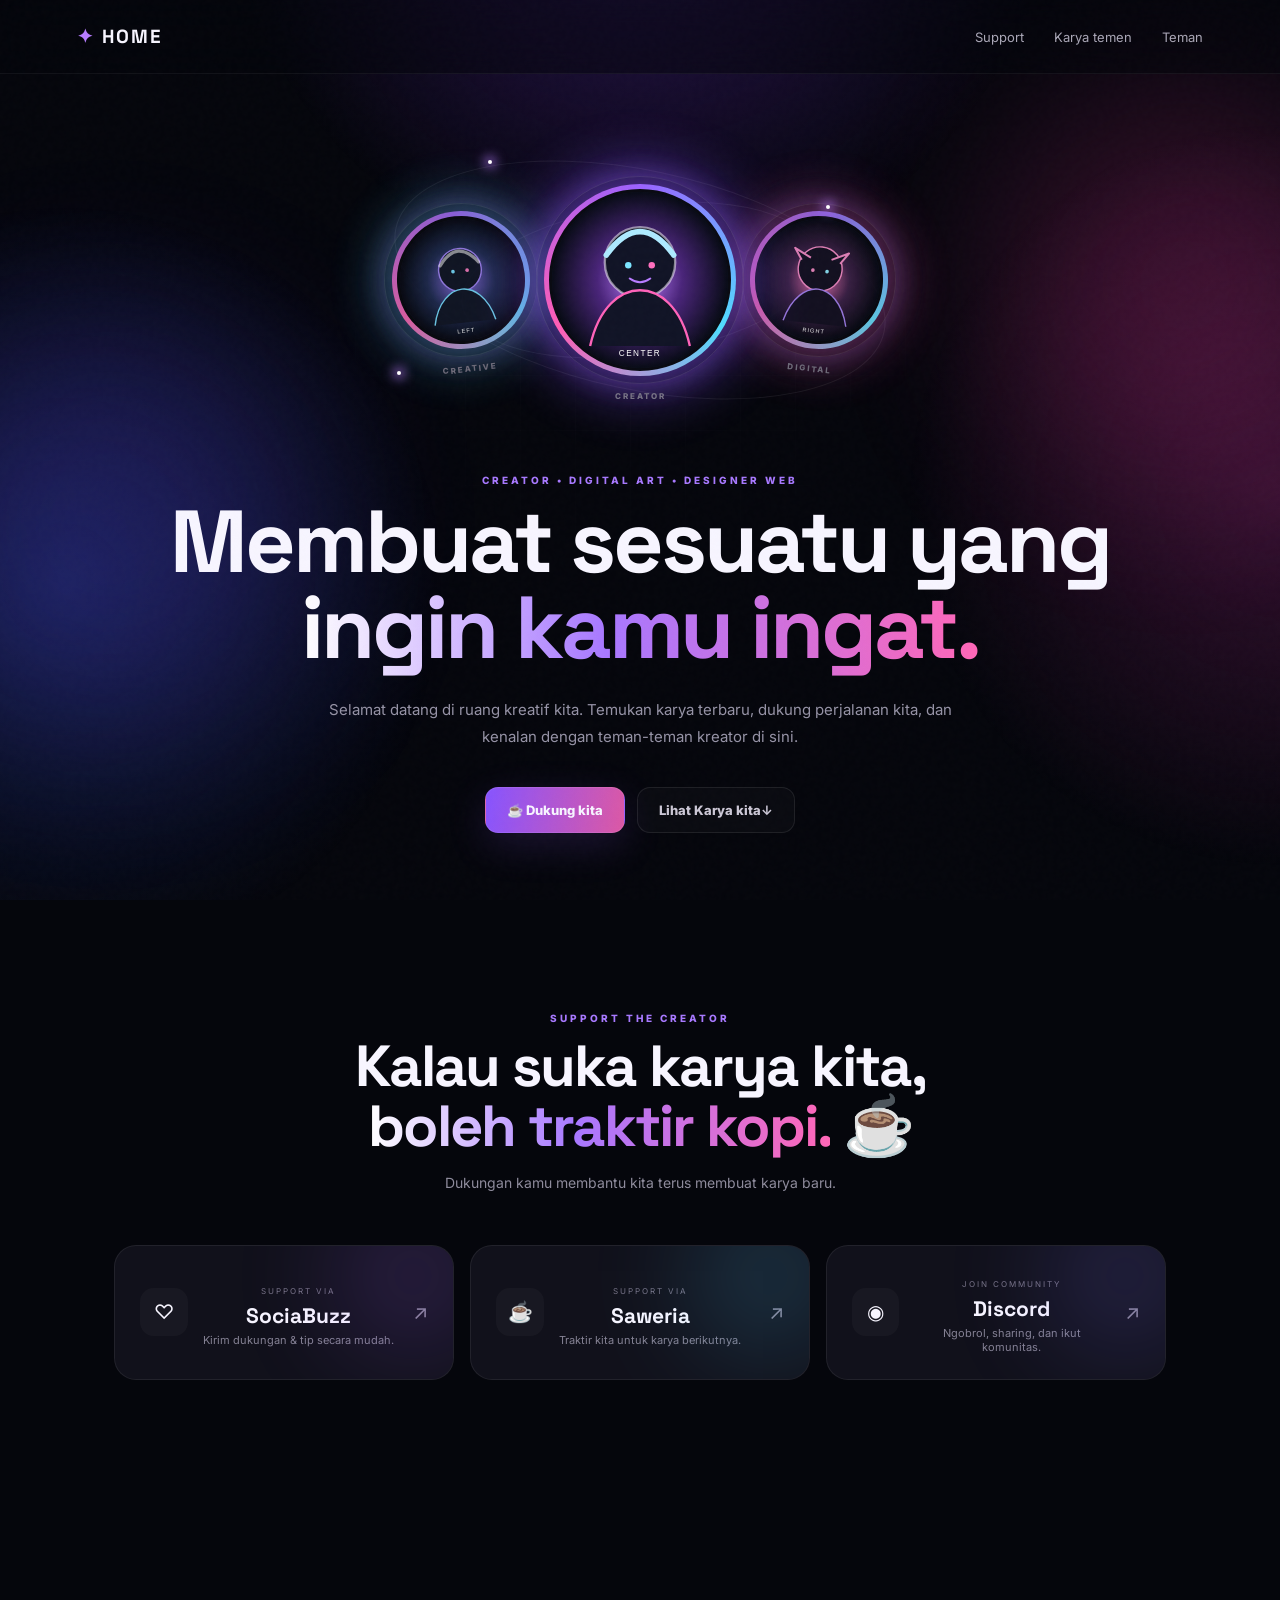
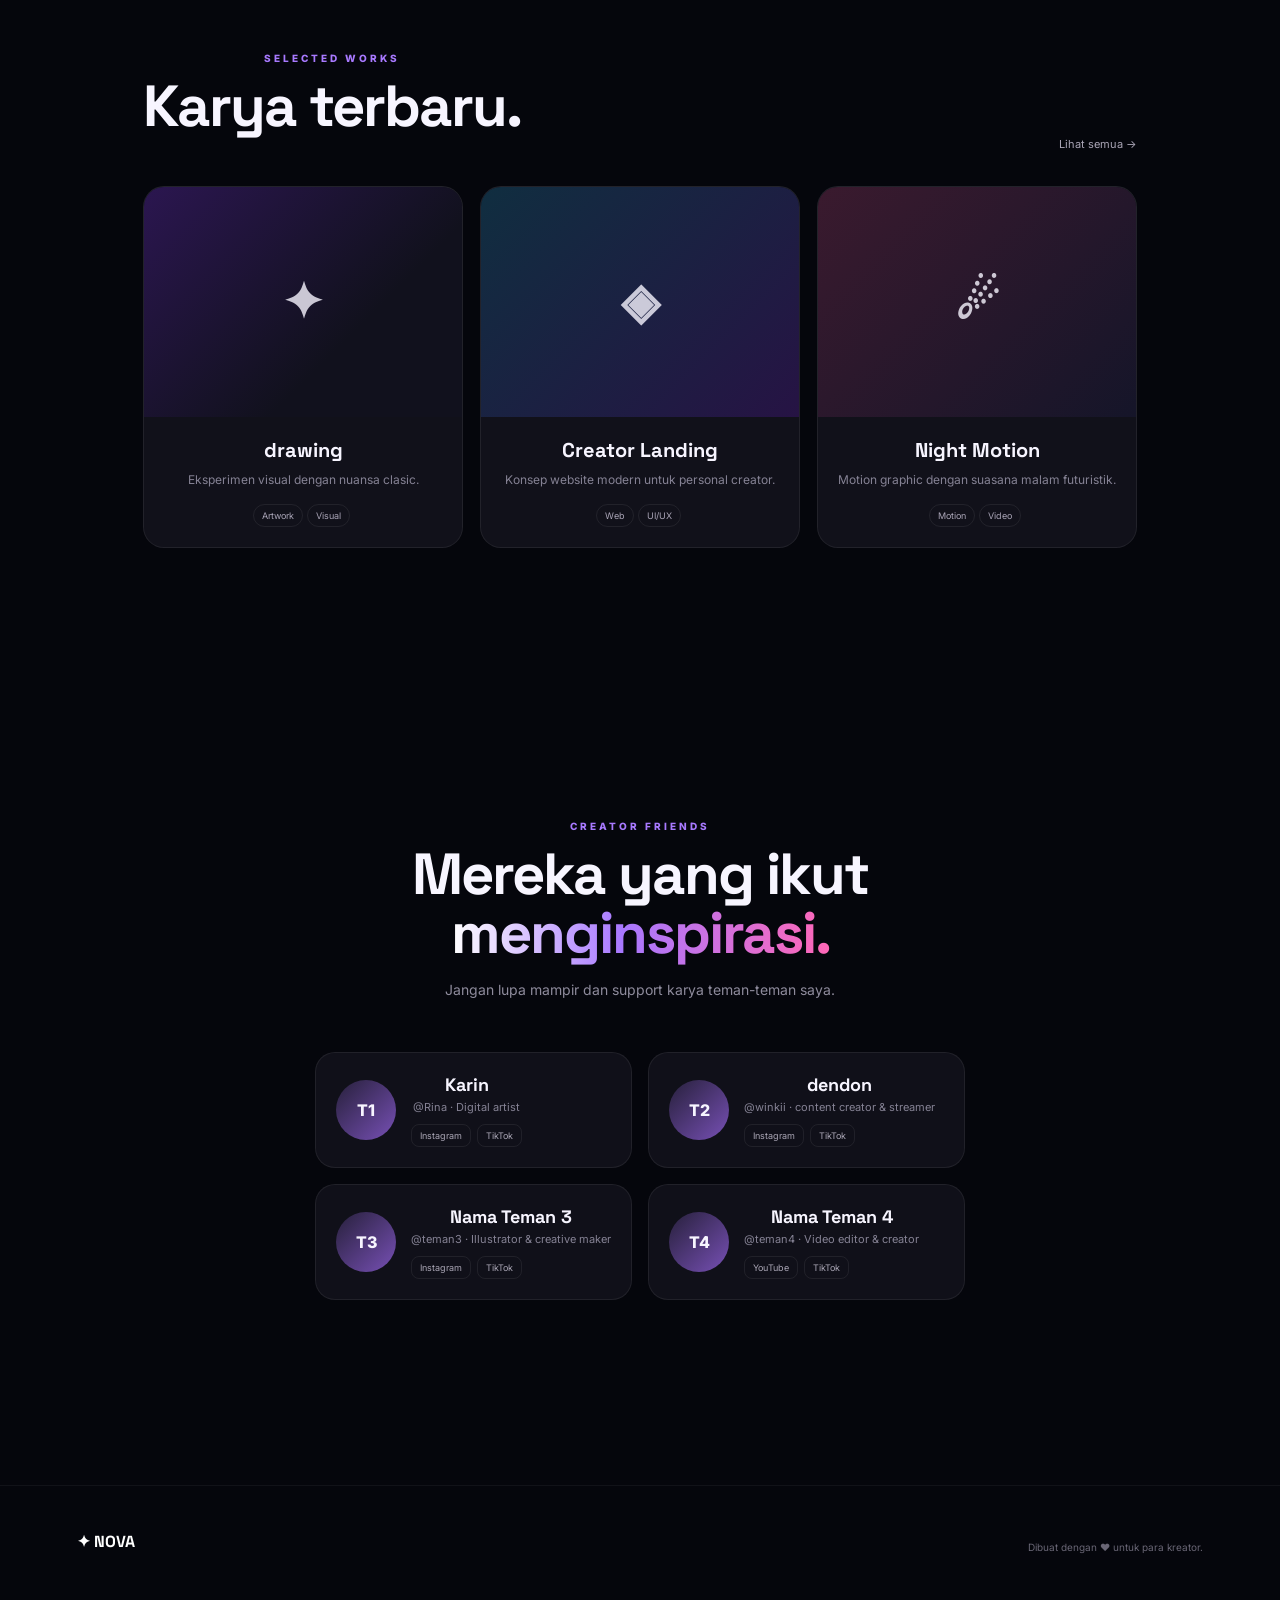
<file: index.html>
<!doctype html>
<html lang="id">
  <head>
    <meta charset="UTF-8" />
    <meta name="viewport" content="width=device-width, initial-scale=1.0" />
    <meta
      name="description"
      content="Premium creator space — karya, support, teman, dan sosial media."
    />
    <title>support kita</title>
    <link rel="preconnect" href="https://fonts.googleapis.com" />
    <link rel="preconnect" href="https://fonts.gstatic.com" crossorigin />
    <link
      href="https://fonts.googleapis.com/css2?family=Inter:wght@400;500;600;700;800&family=Space+Grotesk:wght@500;600;700&display=swap"
      rel="stylesheet"
    />
    <link rel="stylesheet" href="style.css" />
  </head>
  <body>
    <canvas id="particles"></canvas>
    <div class="aurora aurora-a"></div>
    <div class="aurora aurora-b"></div>
    <div class="noise"></div>

    <header class="nav">
      <a href="#home" class="logo"><span>✦</span> HOME</a>
      <nav>
        <a href="#support">Support</a>
        <a href="#works">Karya temen</a>
        <a href="#friends">Teman</a>
      </nav>
    </header>

    <main>
      <section id="home" class="hero reveal">
        <div class="hero-grid-glow"></div>

        <!-- =========================================================
       3 AVATAR PLACEHOLDER
       Ganti file berikut di folder assets/:
       avatar-left.svg
       avatar-center.svg
       avatar-right.svg
       ========================================================= -->
        <div class="avatar-stage" aria-label="Tiga avatar creator">
          <div class="avatar-orbit orbit-one"></div>
          <div class="avatar-orbit orbit-two"></div>
          <div class="avatar-spark spark-1"></div>
          <div class="avatar-spark spark-2"></div>
          <div class="avatar-spark spark-3"></div>

          <div class="avatar-card side-avatar left-avatar">
            <div class="avatar-halo"></div>
            <div class="avatar-ring">
              <img src="assets/avatar-left.svg" alt="Avatar kiri" />
            </div>
            <span class="avatar-label">CREATIVE</span>
          </div>

          <div class="avatar-card main-avatar">
            <div class="avatar-halo"></div>
            <div class="avatar-ring">
              <img src="assets/avatar-center.svg" alt="Avatar utama tengah" />
            </div>
            <span class="avatar-label">CREATOR</span>
          </div>

          <div class="avatar-card side-avatar right-avatar">
            <div class="avatar-halo"></div>
            <div class="avatar-ring">
              <img src="assets/avatar-right.svg" alt="Avatar kanan" />
            </div>
            <span class="avatar-label">DIGITAL</span>
          </div>
        </div>

        <p class="kicker">CREATOR • DIGITAL ART • DESIGNER WEB </p>
        <h1>Membuat sesuatu yang<br /><span>ingin kamu ingat.</span></h1>
        <p class="lead">
          Selamat datang di ruang kreatif kita. Temukan karya terbaru, dukung
          perjalanan kita, dan kenalan dengan teman-teman kreator di sini.
        </p>

        <div class="actions">
          <a class="btn primary" href="#support">☕ Dukung kita</a>
          <a class="btn ghost" href="#works">Lihat Karya kita<b>↓</b></a>
        </div>

      <section id="support" class="section reveal">
        <div class="section-title">
          <p class="kicker">SUPPORT THE CREATOR</p>
          <h2>Kalau suka karya kita,<br /><em>boleh traktir kopi.</em> ☕</h2>
          <p>Dukungan kamu membantu kita terus membuat karya baru.</p>
        </div>
        <div class="support-grid">
          <a
            class="support-card purple"
            href="https://sociabuzz.com/wanzsky/donate"
            target="_blank"
            rel="noopener"
          >
            <div class="support-icon">♡</div>
            <div>
              <small>SUPPORT VIA</small>
              <h3>SociaBuzz</h3>
              <p>Kirim dukungan & tip secara mudah.</p>
            </div>
            <span class="arrow">↗</span>
          </a>
          <a
            class="support-card blue"
            href="https://saweria.co/Wanskyin"
            target="_blank"
            rel="noopener"
          >
            <div class="support-icon">☕</div>
            <div>
              <small>SUPPORT VIA</small>
              <h3>Saweria</h3>
              <p>Traktir kita untuk karya berikutnya.</p>
            </div>
            <span class="arrow">↗</span>
          </a>
          <a
            class="support-card discord"
            href="https://discord.gg/f7mUyxQDPe"
            target="_blank"
            rel="noopener"
          >
            <div class="support-icon">◉</div>
            <div>
              <small>JOIN COMMUNITY</small>
              <h3>Discord</h3>
              <p>Ngobrol, sharing, dan ikut komunitas.</p>
            </div>
            <span class="arrow">↗</span>
          </a>
        </div>
      </section>

      <section id="works" class="section reveal">
        <div class="section-head">
          <div>
            <p class="kicker">SELECTED WORKS</p>
            <h2>Karya terbaru.</h2>
          </div>
          <a class="all" href="#">Lihat semua →</a>
        </div>
        <div id="worksGrid" class="works"></div>
      </section>

      <section id="friends" class="section reveal">
        <div class="section-title">
          <p class="kicker">CREATOR FRIENDS</p>
          <h2>Mereka yang ikut<br /><em>menginspirasi.</em></h2>
          <p>Jangan lupa mampir dan support karya teman-teman saya.</p>
        </div>
        <div id="friendsGrid" class="friends"></div>
      </section>
    </main>

    <footer>
      <div class="footer-brand">✦ NOVA</div>
      <p>Dibuat dengan ♥ untuk para kreator.</p>
    </footer>

    <audio id="bgMusic" loop src="assets/epp.mp3"></audio>
    <script src="script.js"></script>
  </body>
</html>
</file>
<file: style.css>
* {
  box-sizing: border-box;
}
html {
  scroll-behavior: smooth;
}
body {
  margin: 0;
  background: #05060c;
  color: #f7f5ff;
  font-family: Inter, sans-serif;
  overflow-x: hidden;
}
a {
  color: inherit;
  text-decoration: none;
}
body:before {
  content: "";
  position: fixed;
  inset: 0;
  background:
    radial-gradient(circle at 50% -15%, #2d1556 0, transparent 34%),
    radial-gradient(circle at 5% 65%, #101d45 0, transparent 28%),
    radial-gradient(circle at 100% 55%, #32102e 0, transparent 27%);
  z-index: -4;
}
#particles {
  position: fixed;
  inset: 0;
  width: 100%;
  height: 100%;
  z-index: -2;
  pointer-events: none;
}
.noise {
  position: fixed;
  inset: 0;
  opacity: 0.035;
  pointer-events: none;
  background-image: url("data:image/svg+xml,%3Csvg viewBox='0 0 180 180' xmlns='http://www.w3.org/2000/svg'%3E%3Cfilter id='n'%3E%3CfeTurbulence type='fractalNoise' baseFrequency='.9' numOctaves='4' stitchTiles='stitch'/%3E%3C/filter%3E%3Crect width='100%25' height='100%25' filter='url(%23n)' opacity='.5'/%3E%3C/svg%3E");
  z-index: 20;
}
.aurora {
  position: fixed;
  border-radius: 50%;
  filter: blur(90px);
  pointer-events: none;
  z-index: -3;
  opacity: 0.18;
  animation: auroraFloat 11s ease-in-out infinite alternate;
}
.aurora-a {
  width: 420px;
  height: 420px;
  left: -100px;
  top: 35%;
  background: #6b42ff;
}
.aurora-b {
  width: 390px;
  height: 390px;
  right: -100px;
  top: 10%;
  background: #ff3ca8;
  animation-delay: -4s;
}
@keyframes auroraFloat {
  from {
    transform: translate3d(0, 0, 0) scale(1);
  }
  to {
    transform: translate3d(45px, -30px, 0) scale(1.13);
  }
}

.nav {
  position: fixed;
  top: 0;
  left: 0;
  right: 0;
  height: 74px;
  padding: 0 6%;
  display: flex;
  align-items: center;
  justify-content: space-between;
  background: rgba(5, 6, 12, 0.52);
  backdrop-filter: blur(20px);
  border-bottom: 1px solid #ffffff0d;
  z-index: 10;
}
.logo {
  font: 700 19px "Space Grotesk";
  letter-spacing: 2px;
}
.logo span {
  color: #b77cff;
}
.nav nav {
  display: flex;
  gap: 30px;
  font-size: 13px;
  color: #aaa7b7;
}
.nav nav a {
  transition: 0.25s;
}
.nav nav a:hover {
  color: #fff;
}
.icon-btn {
  border: 1px solid #ffffff18;
  background: #ffffff08;
  color: #fff;
  border-radius: 12px;
  width: 40px;
  height: 40px;
  font-size: 17px;
  cursor: pointer;
  transition: 0.25s;
}
.icon-btn:hover {
  background: #ffffff12;
  transform: translateY(-2px);
}

.hero {
  min-height: 960px;
  display: flex;
  align-items: center;
  flex-direction: column;
  justify-content: center;
  text-align: center;
  padding: 115px 20px 70px;
  position: relative;
}
.hero-grid-glow {
  position: absolute;
  width: min(900px, 95vw);
  height: 520px;
  top: 155px;
  background:
    linear-gradient(#ffffff06 1px, transparent 1px),
    linear-gradient(90deg, #ffffff06 1px, transparent 1px);
  background-size: 55px 55px;
  mask-image: radial-gradient(ellipse, #000 20%, transparent 72%);
  opacity: 0.42;
  pointer-events: none;
}
.avatar-stage {
  position: relative;
  width: min(760px, 94vw);
  height: 300px;
  display: flex;
  align-items: center;
  justify-content: center;
  gap: 18px;
  margin: 15px 0 2px;
}
.avatar-card {
  position: relative;
  display: flex;
  align-items: center;
  justify-content: center;
  z-index: 2;
}
.avatar-ring {
  position: relative;
  padding: 5px;
  border-radius: 50%;
  background: conic-gradient(from 0deg, #9b62ff, #50dcff, #ff5db5, #9b62ff);
  box-shadow: 0 0 40px #8b55ff35;
}
.avatar-ring:before {
  content: "";
  position: absolute;
  inset: -8px;
  border-radius: 50%;
  border: 1px solid #ffffff18;
  box-shadow: 0 0 28px #9d68ff35;
  animation: pulseRing 2.8s ease-in-out infinite;
}
.avatar-ring img {
  display: block;
  border-radius: 50%;
  object-fit: cover;
  background: #0d1020;
  border: 3px solid #090a12;
}
.main-avatar .avatar-ring img {
  width: 182px;
  height: 182px;
}
.side-avatar .avatar-ring img {
  width: 128px;
  height: 128px;
}
.side-avatar {
  filter: saturate(0.82);
  opacity: 0.92;
}
.left-avatar {
  transform: translateX(4px) rotate(-6deg);
  animation: floatLeft 4.8s ease-in-out infinite;
}
.right-avatar {
  transform: translateX(-4px) rotate(6deg);
  animation: floatRight 5.2s ease-in-out infinite;
}
.main-avatar {
  z-index: 4;
  animation: floatCenter 4.2s ease-in-out infinite;
}
.avatar-halo {
  position: absolute;
  border-radius: 50%;
  filter: blur(28px);
  opacity: 0.45;
  z-index: -1;
}
.main-avatar .avatar-halo {
  width: 230px;
  height: 230px;
  background: #8955ff;
}
.left-avatar .avatar-halo,
.right-avatar .avatar-halo {
  width: 160px;
  height: 160px;
  background: #4acbff;
}
.right-avatar .avatar-halo {
  background: #ff55b5;
}
.online {
  position: absolute;
  right: -5px;
  bottom: 12px;
  background: #0b0d16;
  border: 1px solid #ffffff18;
  border-radius: 20px;
  padding: 8px 11px;
  color: #7bf0a9;
  font-size: 9px;
  font-weight: 800;
  letter-spacing: 1px;
  box-shadow: 0 8px 25px #0007;
}
.online i {
  display: inline-block;
  width: 6px;
  height: 6px;
  border-radius: 50%;
  background: #66e69a;
  box-shadow: 0 0 9px #66e69a;
  margin-right: 5px;
}
.avatar-label {
  position: absolute;
  bottom: -25px;
  font-size: 8px;
  letter-spacing: 2px;
  color: #787486;
  font-weight: 800;
}
.avatar-orbit {
  position: absolute;
  border: 1px solid #ffffff12;
  border-radius: 50%;
  pointer-events: none;
  z-index: 1;
}
.orbit-one {
  width: 360px;
  height: 150px;
  transform: rotate(-8deg);
  animation: orbit 10s linear infinite;
}
.orbit-two {
  width: 500px;
  height: 220px;
  transform: rotate(12deg);
  animation: orbitReverse 15s linear infinite;
}
.avatar-spark {
  position: absolute;
  width: 4px;
  height: 4px;
  border-radius: 50%;
  background: #fff;
  box-shadow: 0 0 12px 3px #b87cff;
  z-index: 5;
}
.spark-1 {
  top: 30px;
  left: 30%;
  animation: spark 2.6s infinite;
}
.spark-2 {
  right: 25%;
  top: 75px;
  animation: spark 3.4s 0.5s infinite;
}
.spark-3 {
  left: 18%;
  bottom: 55px;
  animation: spark 3s 1s infinite;
}
@keyframes ringSpin {
  to {
    transform: rotate(360deg);
  }
}
@keyframes pulseRing {
  50% {
    transform: scale(1.06);
    opacity: 0.45;
  }
}
@keyframes floatCenter {
  50% {
    transform: translateY(-10px);
  }
}
@keyframes floatLeft {
  50% {
    transform: translate(-5px, -12px) rotate(-4deg);
  }
}
@keyframes floatRight {
  50% {
    transform: translate(5px, -9px) rotate(4deg);
  }
}
@keyframes orbit {
  to {
    transform: rotate(352deg);
  }
}
@keyframes orbitReverse {
  to {
    transform: rotate(-348deg);
  }
}
@keyframes spark {
  0%,
  100% {
    opacity: 0.15;
    transform: scale(0.6);
  }
  50% {
    opacity: 1;
    transform: scale(1.7);
  }
}

.kicker {
  font-size: 10px;
  letter-spacing: 3px;
  font-weight: 800;
  color: #a879ff;
  margin: 42px 0 13px;
}
.hero h1 {
  font: 700 clamp(44px, 7.2vw, 88px)/0.98 "Space Grotesk";
  margin: 0;
  letter-spacing: -3px;
}
.hero h1 span,
.section-title em {
  font-style: normal;
  background: linear-gradient(90deg, #fff, #a878ff 45%, #ff67b7);
  -webkit-background-clip: text;
  color: transparent;
}
.lead {
  max-width: 650px;
  color: #9693a6;
  line-height: 1.8;
  font-size: 15px;
  margin: 25px auto;
}
.actions {
  display: flex;
  gap: 12px;
  margin: 12px 0 22px;
}
.btn {
  padding: 14px 21px;
  border-radius: 13px;
  font-size: 13px;
  font-weight: 800;
  border: 1px solid #ffffff16;
  transition: 0.25s;
}
.btn:hover {
  transform: translateY(-3px);
}
.primary {
  background: linear-gradient(100deg, #8754ff, #dc58a5);
  box-shadow: 0 12px 40px #9b5fff28;
}
.ghost {
  background: #ffffff06;
  color: #ccc8d6;
}
.socials {
  display: flex;
  gap: 9px;
  flex-wrap: wrap;
  justify-content: center;
}
.socials a {
  padding: 8px 12px;
  border: 1px solid #ffffff12;
  border-radius: 30px;
  color: #aaa7b7;
  font-size: 11px;
  background: #ffffff03;
  transition: 0.25s;
}
.socials a:hover {
  color: #fff;
  background: #ffffff08;
  transform: translateY(-2px);
}
.scroll {
  position: absolute;
  bottom: 35px;
  font-size: 8px;
  letter-spacing: 3px;
  color: #686577;
}
.scroll span {
  display: block;
  margin-top: 8px;
  font-size: 15px;
  animation: scrollBounce 1.5s infinite;
}
@keyframes scrollBounce {
  50% {
    transform: translateY(6px);
  }
}

.section {
  max-width: 1200px;
  margin: auto;
  padding: 115px 6%;
}
.section-title {
  text-align: center;
  max-width: 650px;
  margin: 0 auto 50px;
}
.section-title h2,
.section-head h2 {
  font: 700 clamp(35px, 5vw, 58px)/1.02 "Space Grotesk";
  letter-spacing: -2px;
  margin: 0 0 15px;
}
.section-title p:not(.kicker) {
  color: #8e8b9c;
  line-height: 1.7;
  font-size: 14px;
}
.support-grid {
  display: grid;
  grid-template-columns: repeat(3, 1fr);
  gap: 16px;
}
.support-card {
  position: relative;
  padding: 25px;
  border-radius: 22px;
  display: flex;
  gap: 15px;
  align-items: center;
  border: 1px solid #ffffff12;
  background: #11111b;
  overflow: hidden;
  transition: 0.3s;
}
.support-card:before {
  content: "";
  position: absolute;
  width: 160px;
  height: 160px;
  border-radius: 50%;
  filter: blur(55px);
  opacity: 0.18;
  right: -40px;
  top: -50px;
}
.support-card:hover {
  transform: translateY(-6px);
  border-color: #ffffff28;
}
.purple:before {
  background: #a15dff;
}
.blue:before {
  background: #4fcfff;
}
.discord:before {
  background: #7e72ff;
}
.support-icon {
  width: 48px;
  height: 48px;
  display: grid;
  place-items: center;
  border-radius: 14px;
  background: #ffffff08;
  font-size: 20px;
}
.support-card small {
  font-size: 8px;
  letter-spacing: 2px;
  color: #777386;
}
.support-card h3 {
  margin: 4px 0;
  font: 700 21px "Space Grotesk";
}
.support-card p {
  margin: 0;
  color: #858294;
  font-size: 11px;
}
.arrow {
  margin-left: auto;
  color: #8b869a;
  font-size: 20px;
}
.section-head {
  display: flex;
  justify-content: space-between;
  align-items: end;
  margin-bottom: 35px;
}
.all {
  font-size: 11px;
  color: #aaa5b6;
}
.works {
  display: grid;
  grid-template-columns: repeat(3, 1fr);
  gap: 17px;
}
.work {
  border: 1px solid #ffffff12;
  border-radius: 21px;
  overflow: hidden;
  background: #11111a;
  transition: 0.3s;
}
.work:hover {
  transform: translateY(-7px);
  border-color: #ffffff28;
  box-shadow: 0 20px 60px #0007;
}
.cover {
  height: 230px;
  position: relative;
  display: grid;
  place-items: center;
  overflow: hidden;
}
.cover:after {
  content: "";
  position: absolute;
  inset: 0;
  background: linear-gradient(135deg, #2b1650, #11111d 65%);
}
.cover span {
  position: relative;
  z-index: 1;
  font: 700 50px "Space Grotesk";
  opacity: 0.8;
}
.c2:after {
  background: linear-gradient(135deg, #102e40, #261344);
}
.c3:after {
  background: linear-gradient(135deg, #3a1a2e, #151529);
}
.work-body {
  padding: 20px;
}
.work-body h3 {
  margin: 0 0 7px;
  font: 700 20px "Space Grotesk";
}
.work-body p {
  font-size: 12px;
  line-height: 1.65;
  color: #858294;
  margin: 0 0 13px;
}
.tag {
  display: inline-block;
  border: 1px solid #ffffff12;
  border-radius: 20px;
  padding: 5px 8px;
  font-size: 9px;
  color: #aaa5b7;
  margin-right: 4px;
}
.friends {
  display: grid;
  grid-template-columns: repeat(2, 1fr);
  gap: 16px;
}
.friend {
  padding: 20px;
  border: 1px solid #ffffff12;
  background: #101019;
  border-radius: 20px;
  display: flex;
  align-items: center;
  gap: 15px;
  transition: 0.3s;
}
.friend:hover {
  transform: translateY(-5px);
  border-color: #ffffff28;
}
.friend-avatar {
  width: 60px;
  height: 60px;
  display: grid;
  place-items: center;
  border-radius: 50%;
  background: linear-gradient(135deg, #27203b, #7750b5);
  font-weight: 800;
  flex: none;
}
.friend h3 {
  font: 700 18px "Space Grotesk";
  margin: 0 0 4px;
}
.friend p {
  margin: 0 0 10px;
  font-size: 11px;
  color: #858294;
}
.friend-links {
  display: flex;
  gap: 6px;
  flex-wrap: wrap;
}
.friend-links a {
  font-size: 9px;
  border: 1px solid #ffffff12;
  padding: 5px 8px;
  border-radius: 8px;
  color: #aaa6b5;
}
.reveal {
  opacity: 0;
  transform: translateY(35px);
  transition:
    opacity 0.8s ease,
    transform 0.8s ease;
}
.reveal.visible {
  opacity: 1;
  transform: none;
}
footer {
  padding: 45px 6%;
  border-top: 1px solid #ffffff0d;
  display: flex;
  justify-content: space-between;
  color: #696675;
  font-size: 10px;
}
.footer-brand {
  font: 700 16px "Space Grotesk";
  color: #fff;
}

@media (max-width: 800px) {
  .nav {
    padding: 0 5%;
  }
  .nav nav {
    display: none;
  }
  .hero {
    min-height: 900px;
    padding-top: 110px;
  }
  .hero-grid-glow {
    top: 130px;
  }
  .avatar-stage {
    height: 240px;
    gap: 3px;
    width: 100%;
  }
  .main-avatar .avatar-ring img {
    width: 142px;
    height: 142px;
  }
  .side-avatar .avatar-ring img {
    width: 92px;
    height: 92px;
  }
  .orbit-one {
    width: 280px;
    height: 120px;
  }
  .orbit-two {
    width: 360px;
    height: 160px;
  }
  .online {
    right: -3px;
    bottom: 7px;
    padding: 6px 8px;
    font-size: 8px;
  }
  .avatar-label {
    font-size: 7px;
    bottom: -20px;
  }
  .kicker {
    margin-top: 35px;
  }
  .hero h1 {
    letter-spacing: -2px;
  }
  .support-grid,
  .works,
  .friends {
    grid-template-columns: 1fr;
  }
  .section {
    padding: 80px 5%;
  }
  .section-head {
    align-items: start;
    gap: 20px;
  }
  .cover {
    height: 210px;
  }
  footer {
    flex-direction: column;
    gap: 8px;
  }
}
@media (max-width: 470px) {
  .hero {
    min-height: 850px;
  }
  .avatar-stage {
    height: 205px;
  }
  .main-avatar .avatar-ring img {
    width: 112px;
    height: 112px;
  }
  .side-avatar .avatar-ring img {
    width: 76px;
    height: 76px;
  }
  .avatar-ring {
    padding: 4px;
  }
  .orbit-one {
    width: 220px;
    height: 90px;
  }
  .orbit-two {
    width: 300px;
    height: 125px;
  }
  .spark-1 {
    left: 22%;
  }
  .spark-2 {
    right: 18%;
  }
  .actions {
    width: 100%;
    justify-content: center;
  }
  .btn {
    padding: 13px 16px;
  }
}
@media (prefers-reduced-motion: reduce) {
  *,
  *:before,
  *:after {
    animation-duration: 0.01ms !important;
    animation-iteration-count: 1 !important;
    scroll-behavior: auto !important;
  }
}
</file>
